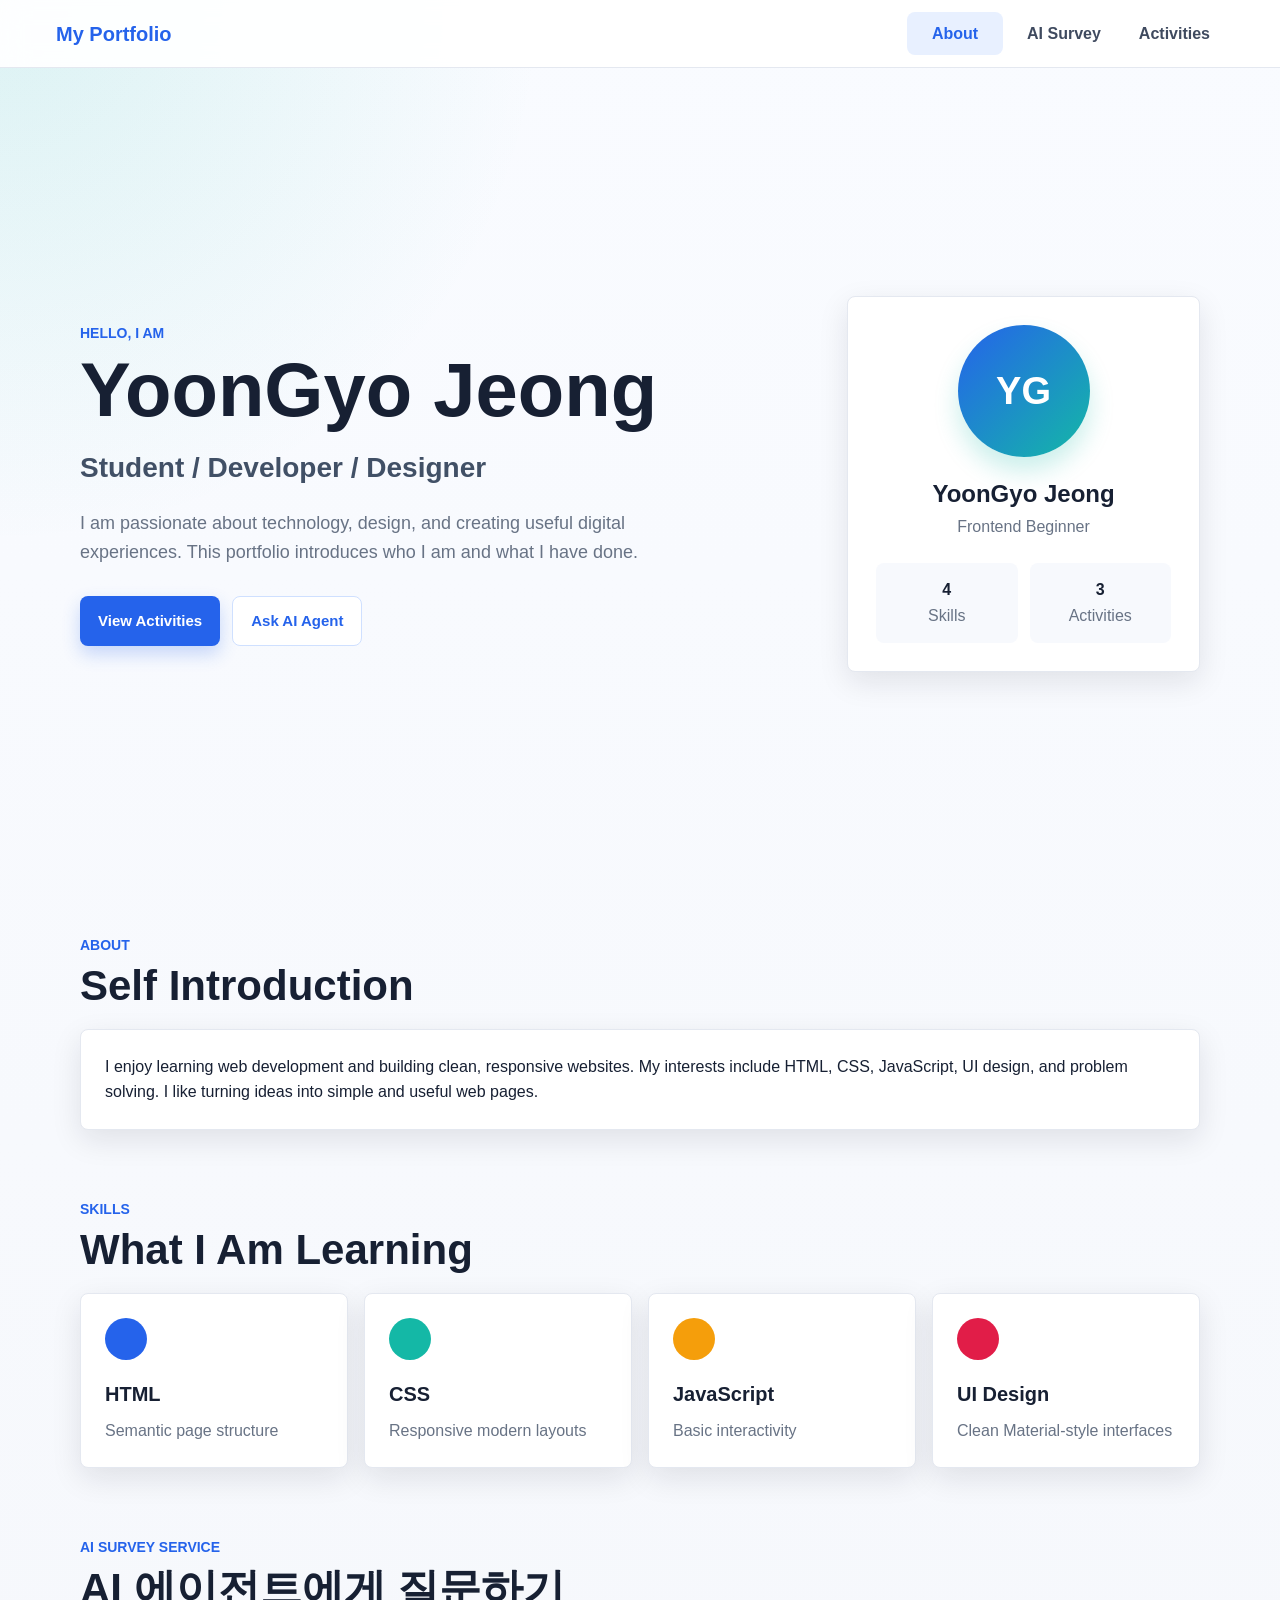
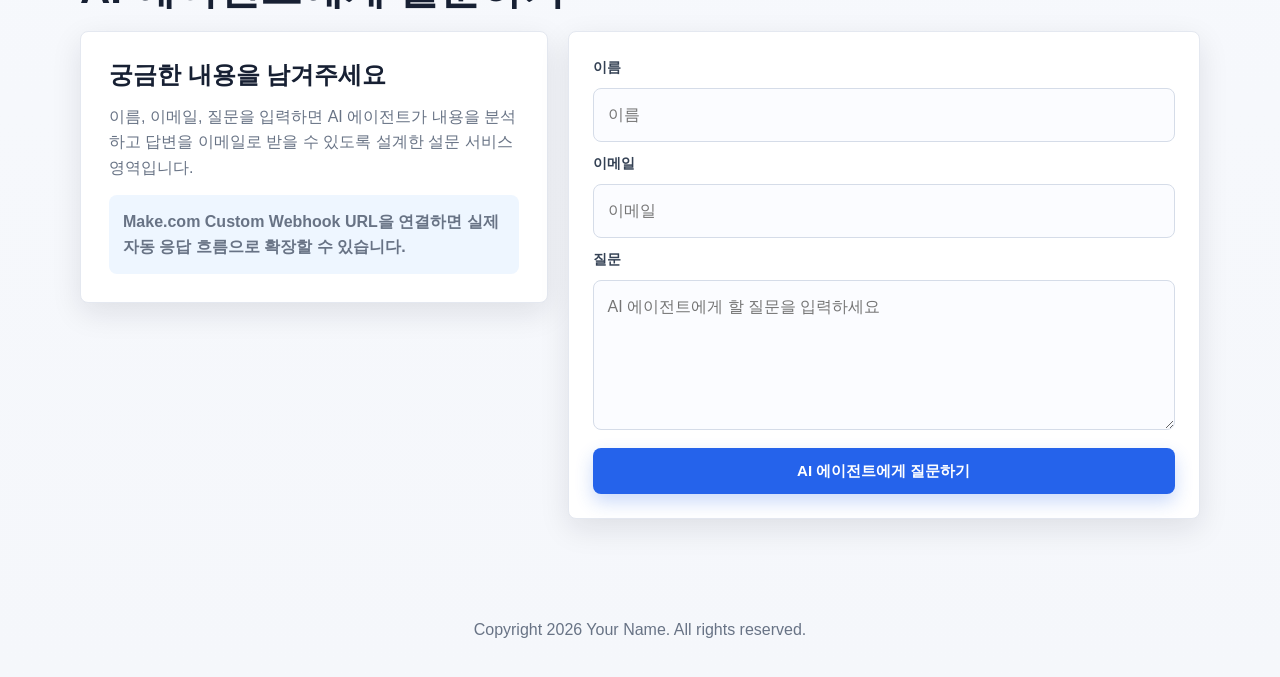
<file: index.html>
<!DOCTYPE html>
<html lang="ko">
<head>
  <meta charset="UTF-8" />
  <meta name="viewport" content="width=device-width, initial-scale=1.0" />
  <title>My Portfolio</title>
  <link rel="stylesheet" href="style.css" />
</head>
<body>
  <header class="app-bar">
    <a class="logo" href="index.html">My Portfolio</a>

    <nav id="navMenu" aria-label="Main navigation">
      <a href="index.html" class="active">About</a>
      <a href="index.html#ai-survey">AI Survey</a>
      <a href="activities.html">Activities</a>
    </nav>

    <button class="menu-btn" type="button" aria-label="Open navigation menu" onclick="toggleMenu()">
      <span></span>
      <span></span>
      <span></span>
    </button>
  </header>

  <main>
    <section class="hero">
      <div class="hero-content">
        <p class="eyebrow">Hello, I am</p>
        <h1>YoonGyo Jeong</h1>
        <p class="subtitle">Student / Developer / Designer</p>
        <p class="intro">
          I am passionate about technology, design, and creating useful digital
          experiences. This portfolio introduces who I am and what I have done.
        </p>
        <div class="hero-actions">
          <a class="btn primary" href="activities.html">View Activities</a>
          <a class="btn secondary" href="#ai-survey">Ask AI Agent</a>
        </div>
      </div>

      <aside class="profile-card" aria-label="Profile summary">
        <div class="avatar">YG</div>
        <h2>YoonGyo Jeong</h2>
        <p>Frontend Beginner</p>
        <div class="profile-stats">
          <div>
            <strong>4</strong>
            <span>Skills</span>
          </div>
          <div>
            <strong>3</strong>
            <span>Activities</span>
          </div>
        </div>
      </aside>
    </section>

    <section id="about" class="section">
      <div class="section-heading">
        <p class="eyebrow">About</p>
        <h2>Self Introduction</h2>
      </div>

      <div class="card">
        <p>
          I enjoy learning web development and building clean, responsive
          websites. My interests include HTML, CSS, JavaScript, UI design, and
          problem solving. I like turning ideas into simple and useful web pages.
        </p>
      </div>
    </section>

    <section class="section">
      <div class="section-heading">
        <p class="eyebrow">Skills</p>
        <h2>What I Am Learning</h2>
      </div>

      <div class="skill-grid">
        <article class="card skill-card">
          <span class="material-dot blue"></span>
          <h3>HTML</h3>
          <p>Semantic page structure</p>
        </article>
        <article class="card skill-card">
          <span class="material-dot teal"></span>
          <h3>CSS</h3>
          <p>Responsive modern layouts</p>
        </article>
        <article class="card skill-card">
          <span class="material-dot amber"></span>
          <h3>JavaScript</h3>
          <p>Basic interactivity</p>
        </article>
        <article class="card skill-card">
          <span class="material-dot rose"></span>
          <h3>UI Design</h3>
          <p>Clean Material-style interfaces</p>
        </article>
      </div>
    </section>

    <section id="ai-survey" class="section ai-survey">
      <div class="section-heading">
        <p class="eyebrow">AI Survey Service</p>
        <h2>AI 에이전트에게 질문하기</h2>
      </div>

      <div class="survey-layout">
        <div class="survey-copy">
          <h3>궁금한 내용을 남겨주세요</h3>
          <p>
            이름, 이메일, 질문을 입력하면 AI 에이전트가 내용을 분석하고
            답변을 이메일로 받을 수 있도록 설계한 설문 서비스 영역입니다.
          </p>
          <p class="webhook-note">
            Make.com Custom Webhook URL을 연결하면 실제 자동 응답 흐름으로 확장할 수 있습니다.
          </p>
        </div>

        <form id="contactForm" class="contact-form">
          <label for="visitorName">이름</label>
          <input type="text" id="visitorName" placeholder="이름" required />

          <label for="visitorEmail">이메일</label>
          <input type="email" id="visitorEmail" placeholder="이메일" required />

          <label for="visitorMessage">질문</label>
          <textarea id="visitorMessage" placeholder="AI 에이전트에게 할 질문을 입력하세요" required></textarea>

          <button type="submit">AI 에이전트에게 질문하기</button>
          <div id="responseMessage" class="response-message" role="status" aria-live="polite"></div>
        </form>
      </div>
    </section>
  </main>

  <footer>
    <p>Copyright 2026 Your Name. All rights reserved.</p>
  </footer>

  <script src="script.js"></script>
</body>
</html>
</file>
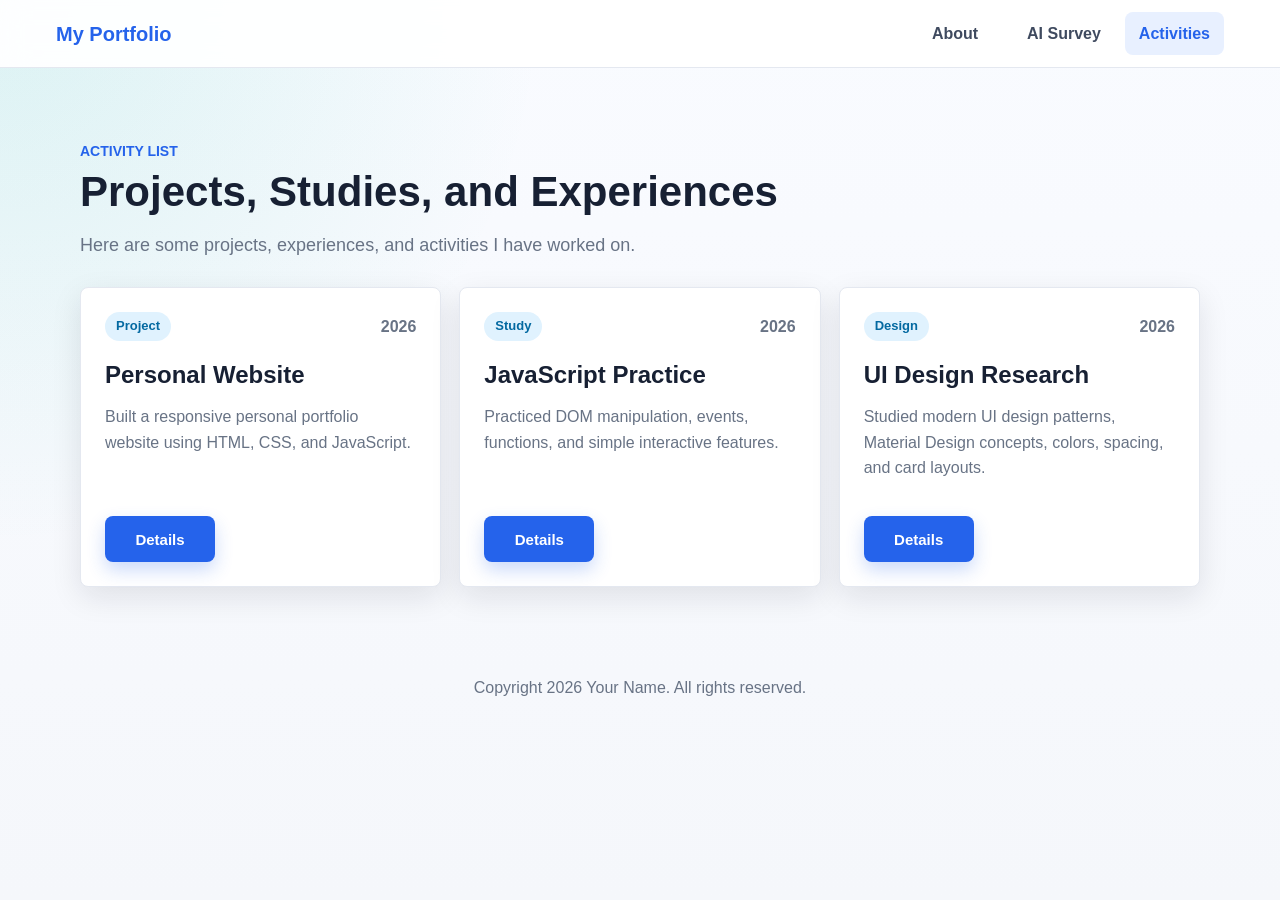
<file: activities.html>
<!DOCTYPE html>
<html lang="ko">
<head>
  <meta charset="UTF-8" />
  <meta name="viewport" content="width=device-width, initial-scale=1.0" />
  <title>Activities | My Portfolio</title>
  <link rel="stylesheet" href="style.css" />
</head>
<body>
  <header class="app-bar">
    <a class="logo" href="index.html">My Portfolio</a>

    <nav id="navMenu" aria-label="Main navigation">
      <a href="index.html">About</a>
      <a href="index.html#ai-survey">AI Survey</a>
      <a href="activities.html" class="active">Activities</a>
    </nav>

    <button class="menu-btn" type="button" aria-label="Open navigation menu" onclick="toggleMenu()">
      <span></span>
      <span></span>
      <span></span>
    </button>
  </header>

  <main>
    <section class="page-title">
      <p class="eyebrow">Activity List</p>
      <h1>Projects, Studies, and Experiences</h1>
      <p>
        Here are some projects, experiences, and activities I have worked on.
      </p>
    </section>

    <section class="activity-list" aria-label="Portfolio activities">
      <article class="activity-card">
        <div class="activity-top">
          <span class="chip">Project</span>
          <span class="date">2026</span>
        </div>
        <h2>Personal Website</h2>
        <p>
          Built a responsive personal portfolio website using HTML, CSS, and
          JavaScript.
        </p>
        <button type="button" onclick="showMessage('Personal Website')">Details</button>
      </article>

      <article class="activity-card">
        <div class="activity-top">
          <span class="chip">Study</span>
          <span class="date">2026</span>
        </div>
        <h2>JavaScript Practice</h2>
        <p>
          Practiced DOM manipulation, events, functions, and simple interactive
          features.
        </p>
        <button type="button" onclick="showMessage('JavaScript Practice')">Details</button>
      </article>

      <article class="activity-card">
        <div class="activity-top">
          <span class="chip">Design</span>
          <span class="date">2026</span>
        </div>
        <h2>UI Design Research</h2>
        <p>
          Studied modern UI design patterns, Material Design concepts, colors,
          spacing, and card layouts.
        </p>
        <button type="button" onclick="showMessage('UI Design Research')">Details</button>
      </article>
    </section>
  </main>

  <footer>
    <p>Copyright 2026 Your Name. All rights reserved.</p>
  </footer>

  <script src="script.js"></script>
</body>
</html>
</file>
<file: style.css>
:root {
  --primary: #2563eb;
  --primary-dark: #1d4ed8;
  --teal: #14b8a6;
  --amber: #f59e0b;
  --rose: #e11d48;
  --text: #172033;
  --muted: #687385;
  --surface: #ffffff;
  --background: #f5f7fb;
  --line: #e4e8f0;
  --shadow: 0 10px 30px rgba(15, 23, 42, 0.1);
}

* {
  box-sizing: border-box;
  margin: 0;
  padding: 0;
}

html {
  scroll-behavior: smooth;
}

body {
  min-height: 100vh;
  font-family: Arial, Helvetica, sans-serif;
  color: var(--text);
  background:
    radial-gradient(circle at top left, rgba(20, 184, 166, 0.13), transparent 34rem),
    linear-gradient(180deg, #f9fbff 0%, var(--background) 100%);
  line-height: 1.6;
}

a {
  color: inherit;
}

.app-bar {
  position: sticky;
  top: 0;
  z-index: 20;
  height: 68px;
  display: flex;
  align-items: center;
  justify-content: space-between;
  padding: 0 clamp(20px, 5vw, 56px);
  background: rgba(255, 255, 255, 0.92);
  border-bottom: 1px solid var(--line);
  backdrop-filter: blur(14px);
}

.logo {
  color: var(--primary);
  font-size: 20px;
  font-weight: 800;
  text-decoration: none;
}

nav {
  display: flex;
  align-items: center;
  gap: 10px;
}

nav a {
  min-width: 96px;
  padding: 9px 14px;
  border-radius: 8px;
  color: #3f4a5f;
  font-weight: 700;
  text-align: center;
  text-decoration: none;
  transition: background 0.2s ease, color 0.2s ease, transform 0.2s ease;
}

nav a:hover,
nav a.active {
  color: var(--primary);
  background: #e8f0ff;
}

nav a:hover {
  transform: translateY(-1px);
}

.menu-btn {
  display: none;
  width: 42px;
  height: 42px;
  border: 0;
  border-radius: 8px;
  background: var(--primary);
  cursor: pointer;
}

.menu-btn span {
  display: block;
  width: 18px;
  height: 2px;
  margin: 4px auto;
  background: white;
  border-radius: 999px;
}

main {
  width: min(1120px, calc(100% - 40px));
  margin: 0 auto;
}

.hero {
  min-height: calc(100vh - 68px);
  display: grid;
  grid-template-columns: minmax(0, 1.45fr) minmax(280px, 0.7fr);
  gap: 36px;
  align-items: center;
  padding: 56px 0;
}

.hero-content h1 {
  margin-top: 8px;
  font-size: clamp(42px, 8vw, 76px);
  line-height: 1;
}

.subtitle {
  margin-top: 18px;
  color: #415066;
  font-size: clamp(20px, 3vw, 28px);
  font-weight: 800;
}

.intro {
  max-width: 650px;
  margin-top: 18px;
  color: var(--muted);
  font-size: 18px;
}

.eyebrow {
  color: var(--primary);
  font-size: 14px;
  font-weight: 800;
  letter-spacing: 0;
  text-transform: uppercase;
}

.hero-actions {
  display: flex;
  flex-wrap: wrap;
  gap: 12px;
  margin-top: 30px;
}

.btn,
.activity-card button,
.contact-form button {
  min-height: 46px;
  display: inline-flex;
  align-items: center;
  justify-content: center;
  border: 0;
  border-radius: 8px;
  padding: 12px 18px;
  font-size: 15px;
  font-weight: 800;
  text-decoration: none;
  cursor: pointer;
  transition: transform 0.2s ease, box-shadow 0.2s ease, background 0.2s ease;
}

.btn.primary,
.activity-card button,
.contact-form button {
  color: white;
  background: var(--primary);
  box-shadow: 0 8px 18px rgba(37, 99, 235, 0.24);
}

.btn.secondary {
  color: var(--primary);
  background: white;
  border: 1px solid #cfe0ff;
}

.btn:hover,
.activity-card button:hover,
.contact-form button:hover {
  transform: translateY(-2px);
}

.btn.primary:hover,
.activity-card button:hover,
.contact-form button:hover {
  background: var(--primary-dark);
}

.profile-card,
.card,
.activity-card {
  border: 1px solid var(--line);
  border-radius: 8px;
  background: var(--surface);
  box-shadow: var(--shadow);
}

.profile-card {
  padding: 28px;
  text-align: center;
}

.avatar {
  width: 132px;
  height: 132px;
  display: grid;
  place-items: center;
  margin: 0 auto 18px;
  border-radius: 50%;
  color: white;
  background: linear-gradient(135deg, var(--primary), var(--teal));
  font-size: 38px;
  font-weight: 900;
  box-shadow: 0 14px 25px rgba(20, 184, 166, 0.22);
}

.profile-card h2 {
  font-size: 24px;
}

.profile-card p,
.profile-stats span {
  color: var(--muted);
}

.profile-stats {
  display: grid;
  grid-template-columns: repeat(2, 1fr);
  gap: 12px;
  margin-top: 24px;
}

.profile-stats div {
  padding: 14px;
  border-radius: 8px;
  background: #f7f9fd;
}

.profile-stats strong,
.profile-stats span {
  display: block;
}

.section {
  padding: 34px 0;
}

.section-heading {
  margin-bottom: 18px;
}

.section-heading h2,
.page-title h1 {
  margin-top: 6px;
  font-size: clamp(28px, 5vw, 42px);
  line-height: 1.15;
}

.card {
  padding: 24px;
}

.skill-grid {
  display: grid;
  grid-template-columns: repeat(4, 1fr);
  gap: 16px;
}

.skill-card {
  min-height: 170px;
}

.skill-card h3 {
  margin-top: 18px;
  font-size: 20px;
}

.skill-card p {
  margin-top: 8px;
  color: var(--muted);
}

.material-dot {
  width: 42px;
  height: 42px;
  display: block;
  border-radius: 50%;
}

.blue {
  background: var(--primary);
}

.teal {
  background: var(--teal);
}

.amber {
  background: var(--amber);
}

.rose {
  background: var(--rose);
}

.page-title {
  padding: 72px 0 28px;
}

.page-title p:last-child {
  max-width: 680px;
  margin-top: 14px;
  color: var(--muted);
  font-size: 18px;
}

.activity-list {
  display: grid;
  grid-template-columns: repeat(3, 1fr);
  gap: 18px;
  padding-bottom: 60px;
}

.activity-card {
  min-height: 300px;
  display: flex;
  flex-direction: column;
  padding: 24px;
}

.activity-top {
  display: flex;
  align-items: center;
  justify-content: space-between;
  gap: 12px;
}

.chip {
  display: inline-flex;
  align-items: center;
  min-height: 28px;
  padding: 4px 11px;
  border-radius: 999px;
  color: #0369a1;
  background: #e0f2fe;
  font-size: 13px;
  font-weight: 800;
}

.date {
  color: var(--muted);
  font-weight: 700;
}

.activity-card h2 {
  margin-top: 20px;
  font-size: 24px;
  line-height: 1.2;
}

.activity-card p {
  margin: 14px 0 22px;
  color: var(--muted);
}

.activity-card button {
  width: 110px;
  margin-top: auto;
}

.ai-survey {
  padding-bottom: 70px;
}

.survey-layout {
  display: grid;
  grid-template-columns: minmax(0, 0.85fr) minmax(320px, 1.15fr);
  gap: 20px;
  align-items: start;
}

.survey-copy,
.contact-form {
  border: 1px solid var(--line);
  border-radius: 8px;
  background: var(--surface);
  box-shadow: var(--shadow);
}

.survey-copy {
  padding: 28px;
}

.survey-copy h3 {
  font-size: 24px;
  line-height: 1.25;
}

.survey-copy p {
  margin-top: 14px;
  color: var(--muted);
}

.webhook-note {
  padding: 14px;
  border-radius: 8px;
  background: #eef6ff;
  color: #295381;
  font-weight: 700;
}

.contact-form {
  display: grid;
  gap: 10px;
  padding: 24px;
}

.contact-form label {
  color: #344154;
  font-size: 14px;
  font-weight: 800;
}

.contact-form input,
.contact-form textarea {
  width: 100%;
  border: 1px solid #d5dce8;
  border-radius: 8px;
  padding: 13px 14px;
  color: var(--text);
  background: #fbfcff;
  font: inherit;
  outline: none;
  transition: border-color 0.2s ease, box-shadow 0.2s ease;
}

.contact-form textarea {
  min-height: 150px;
  resize: vertical;
}

.contact-form input:focus,
.contact-form textarea:focus {
  border-color: var(--primary);
  box-shadow: 0 0 0 4px rgba(37, 99, 235, 0.12);
}

.contact-form button {
  width: 100%;
  margin-top: 8px;
}

.response-message {
  display: none;
  margin-top: 8px;
  padding: 13px 14px;
  border-radius: 8px;
  font-weight: 800;
}

.response-message.is-info,
.response-message.is-success,
.response-message.is-error {
  display: block;
}

.response-message.is-info {
  color: #1d4ed8;
  background: #e8f0ff;
}

.response-message.is-success {
  color: #047857;
  background: #dcfce7;
}

.response-message.is-error {
  color: #be123c;
  background: #ffe4e6;
}

footer {
  padding: 28px 20px 34px;
  color: var(--muted);
  text-align: center;
}

@media (max-width: 860px) {
  .menu-btn {
    display: block;
  }

  nav {
    position: absolute;
    top: 68px;
    right: 20px;
    left: 20px;
    display: none;
    flex-direction: column;
    align-items: stretch;
    padding: 14px;
    border: 1px solid var(--line);
    border-radius: 8px;
    background: white;
    box-shadow: var(--shadow);
  }

  nav.show {
    display: flex;
  }

  nav a {
    width: 100%;
  }

  .hero {
    grid-template-columns: 1fr;
    min-height: auto;
    padding: 44px 0;
  }

  .skill-grid,
  .activity-list,
  .survey-layout {
    grid-template-columns: repeat(2, 1fr);
  }
}

@media (max-width: 560px) {
  main {
    width: min(100% - 28px, 1120px);
  }

  .app-bar {
    padding: 0 16px;
  }

  .hero-actions,
  .btn {
    width: 100%;
  }

  .skill-grid,
  .activity-list,
  .survey-layout {
    grid-template-columns: 1fr;
  }

  .profile-stats {
    grid-template-columns: 1fr;
  }
}
</file>
